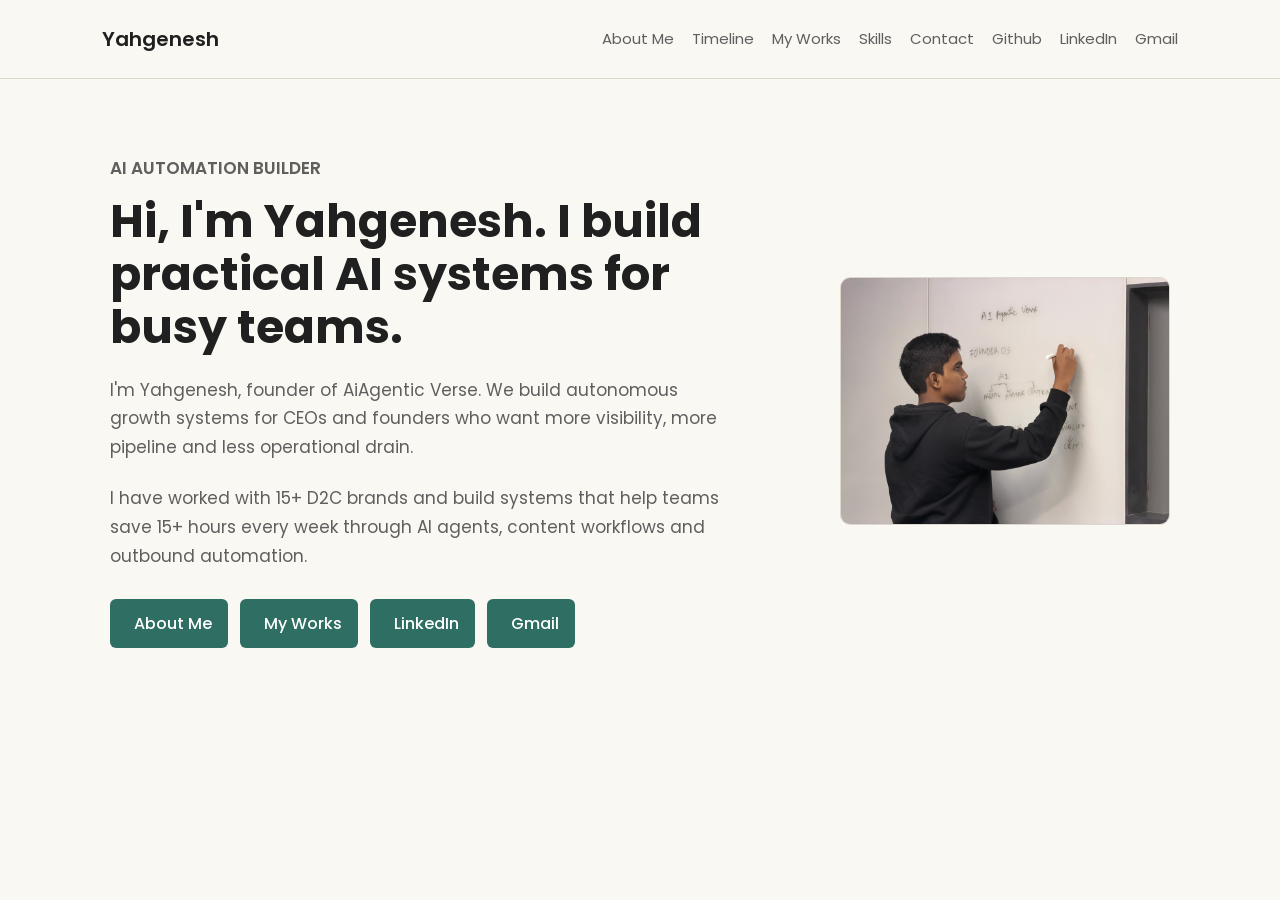
<file: Html-lec/index.html>
<!DOCTYPE html>
<html lang="en">

<head>
  <meta charset="UTF-8">
  <meta name="viewport" content="width=device-width, initial-scale=1.0">

  <link rel="preconnect" href="https://fonts.googleapis.com">
  <link rel="preconnect" href="https://fonts.gstatic.com" crossorigin>

  <link
    href="https://fonts.googleapis.com/css2?family=Poppins:wght@400;500;600&amp;display=swap"
    rel="stylesheet">

 
  <link rel="stylesheet" href="styles.css">

  <title>Yahgenesh | Portfolio</title>
</head>

<body>
  <nav>
    <div class="myNameBox">
      <a href="index.html">Yahgenesh</a>
    </div>

    <div class="menuStuff">
      <a href="about.html">
        <span>About Me</span>
      </a>

      <a href="about.html#my-business-story">
        <span>Timeline</span>
      </a>

      <a href="works.html">
        <span>My Works</span>
      </a>

      <a href="skills.html">
        <span>Skills</span>
      </a>

      <a href="contact.html">
        <span>Contact</span>
      </a>

      <a href="https://github.com/superhydra221" target="_blank" rel="noopener">
        <i class="fa-brands fa-github"></i>
        <span>Github</span>
      </a>

      <a href="https://www.linkedin.com/in/yahgeneshgaddi/" target="_blank" rel="noopener">
        <i class="fa-brands fa-linkedin"></i>
        <span>LinkedIn</span>
      </a>

      <a href="mailto:yahgenesh.aiagenticverse@gmail.com">
        <i class="fa-solid fa-envelope"></i>
        <span>Gmail</span>
      </a>
    </div>
  </nav>

  <main>
    <section class="heroArea1">
      <div class="introWords">
        <p class="miniTitle">AI automation builder</p>

        <h1>Hi, I'm Yahgenesh. I build practical AI systems for busy teams.</h1>

        <p>
          I'm Yahgenesh, founder of AiAgentic Verse. We build autonomous
          growth systems for CEOs and founders who want more visibility,
          more pipeline and less operational drain.
        </p>

        <p>
          I have worked with 15+ D2C brands and build systems that help
          teams save 15+ hours every week through AI agents, content
          workflows and outbound automation.
        </p>

        <div class="clickBtns">
          <a href="about.html">
            <i class="fa-solid fa-user"></i>
            <span>About Me</span>
          </a>

          <a href="works.html">
            <i class="fa-solid fa-code"></i>
            <span>My Works</span>
          </a>

          <a href="https://www.linkedin.com/in/yahgeneshgaddi/" target="_blank" rel="noopener">
            <i class="fa-brands fa-linkedin"></i>
            <span>LinkedIn</span>
          </a>

          <a href="mailto:yahgenesh.aiagenticverse@gmail.com">
            <i class="fa-solid fa-envelope"></i>
            <span>Gmail</span>
          </a>
        </div>
      </div>

      <div class="profilePicBox">
        <img
          src="images/hero-headshot.webp"
          alt="Yahgenesh">
      </div>
    </section>
  </main>
</body>

</html>
</file>
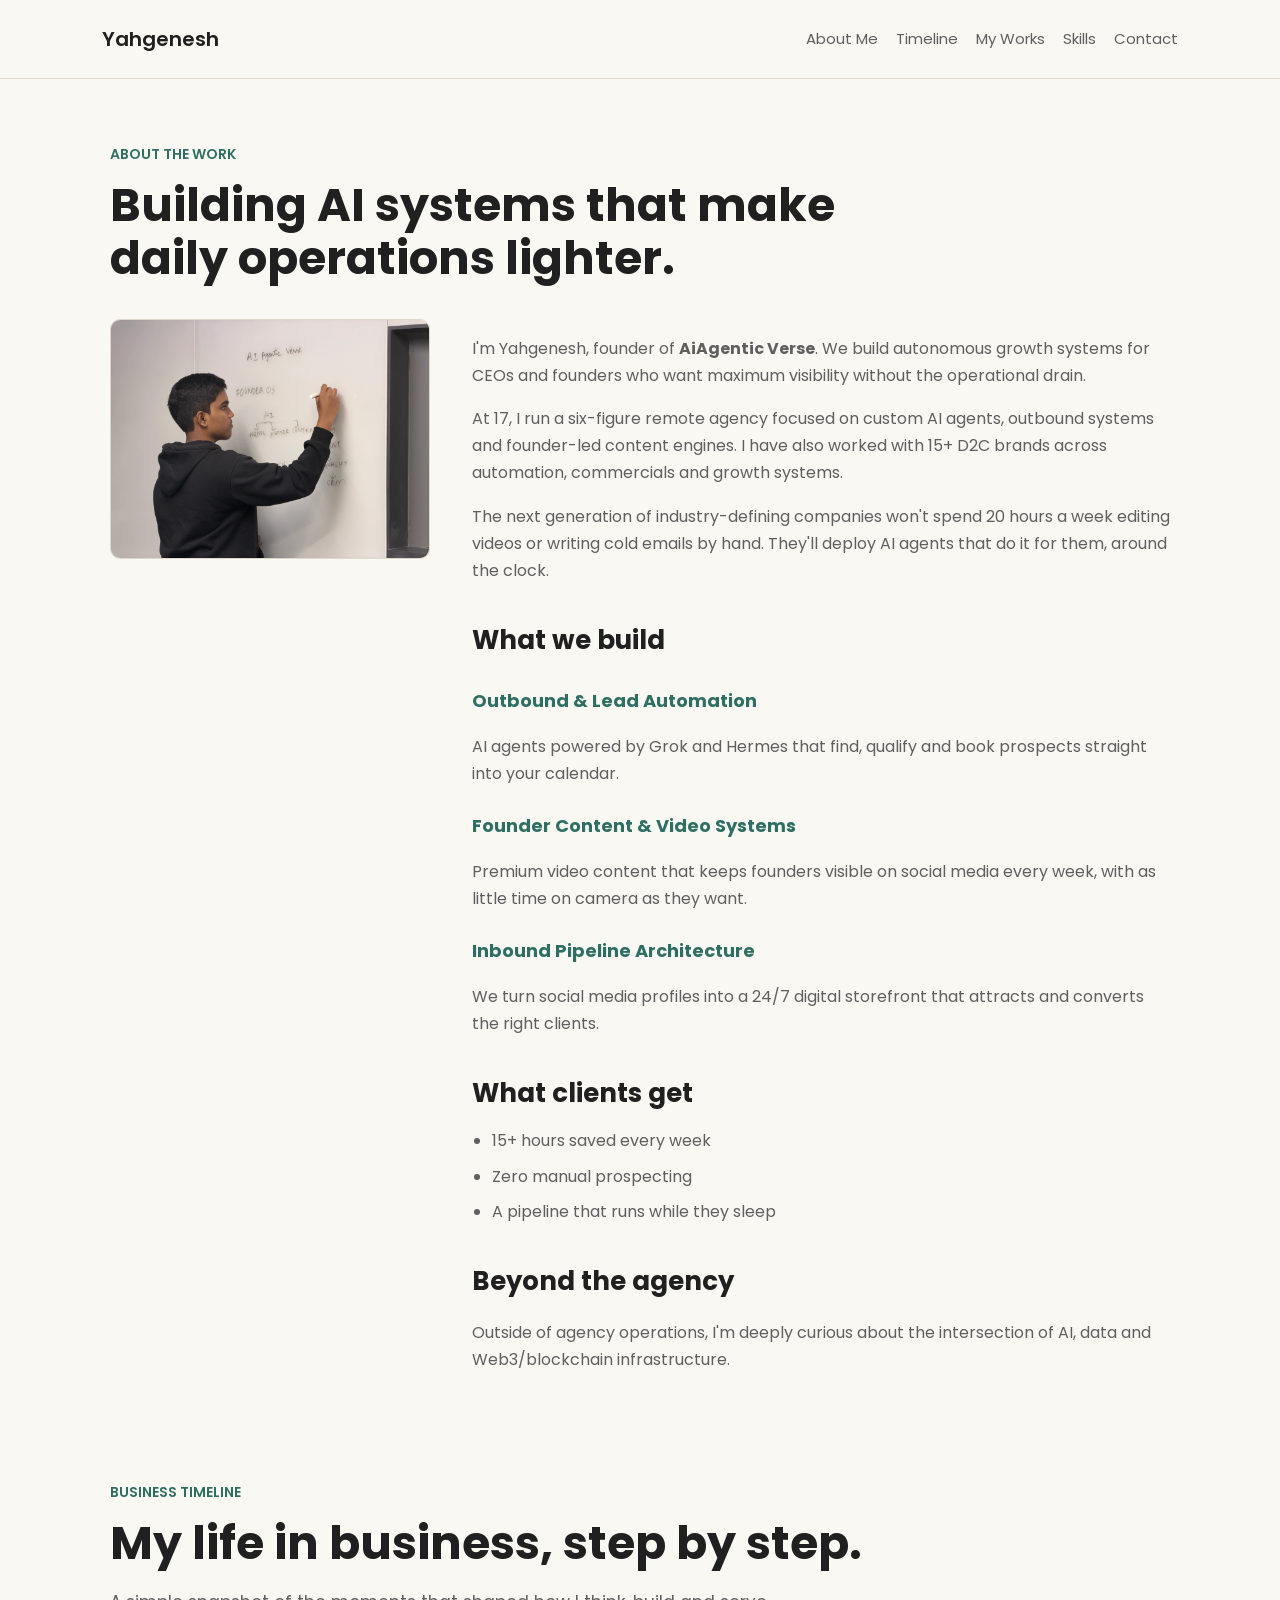
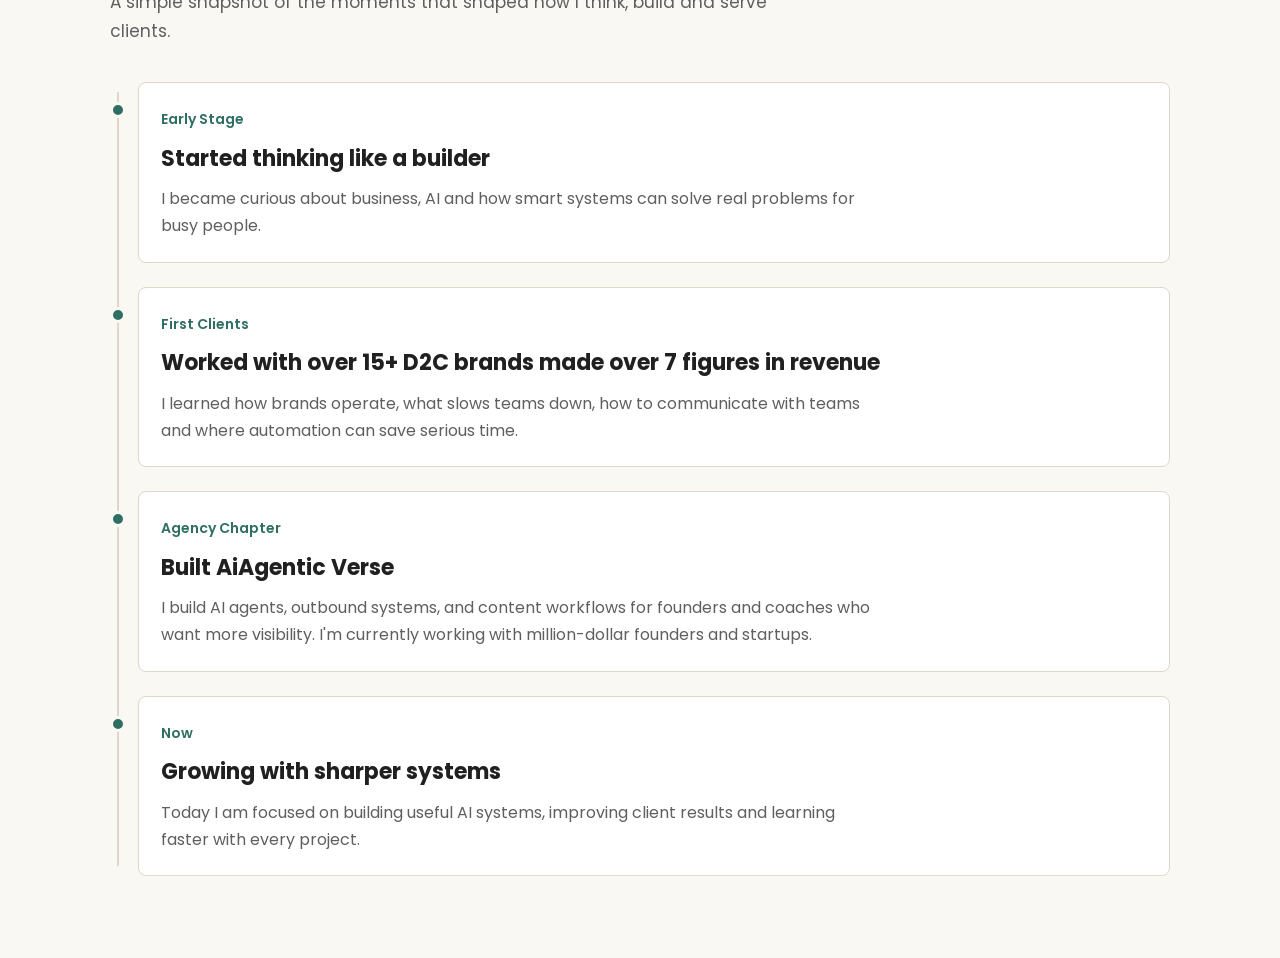
<file: Html-lec/about.html>
<!DOCTYPE html>
<html lang="en">

<head>
  <meta charset="UTF-8">
  <meta name="viewport" content="width=device-width, initial-scale=1.0">

  <link rel="preconnect" href="https://fonts.googleapis.com">
  <link rel="preconnect" href="https://fonts.gstatic.com" crossorigin>

  <link
    href="https://fonts.googleapis.com/css2?family=Poppins:wght@400;500;600&amp;display=swap"
    rel="stylesheet">

  

  <link rel="stylesheet" href="styles.css">

  <title>About Me | Yahgenesh</title>
</head>

<body>
  <nav>
    <div class="myNameBox">
      <a href="index.html">Yahgenesh</a>
    </div>

    <div class="menuStuff">
      <a href="about.html">About Me</a>
      <a href="about.html#my-business-story">Timeline</a>
      <a href="works.html">My Works</a>
      <a href="skills.html">Skills</a>
      <a href="contact.html">Contact</a>
    </div>
  </nav>

  <main>
    <section class="bigPageBox aboutPage2">
      <p class="miniTitle">About the work</p>

      <h1>Building AI systems that make daily operations lighter.</h1>

      <div class="aboutGridThing">
        <div class="photoSide">
          <img
            src="images/hero-headshot.webp"
            alt="Yahgenesh">
        </div>

        <div class="aboutWordsBox">
          <p>
            I'm Yahgenesh, founder of <strong>AiAgentic Verse</strong>.
            We build autonomous growth systems for CEOs and founders
            who want maximum visibility without the operational drain.
          </p>

          <p>
            At 17, I run a six-figure remote agency focused on custom
            AI agents, outbound systems and founder-led content engines.
            I have also worked with 15+ D2C brands across automation,
            commercials and growth systems.
          </p>

          <p>
            The next generation of industry-defining companies won't spend
            20 hours a week editing videos or writing cold emails by hand.
            They'll deploy AI agents that do it for them, around the clock.
          </p>

          <h2>What we build</h2>

          <h3>Outbound & Lead Automation</h3>

          <p>
            AI agents powered by Grok and Hermes that find, qualify
            and book prospects straight into your calendar.
          </p>

          <h3>Founder Content & Video Systems</h3>

          <p>
            Premium video content that keeps founders visible on social
            media every week, with as little time on camera as they want.
          </p>

          <h3>Inbound Pipeline Architecture</h3>

          <p>
            We turn social media profiles into a 24/7 digital storefront
            that attracts and converts the right clients.
          </p>

          <h2>What clients get</h2>

          <ul class="normalListItems">
            <li>15+ hours saved every week</li>
            <li>Zero manual prospecting</li>
            <li>A pipeline that runs while they sleep</li>
          </ul>

          <h2>Beyond the agency</h2>

          <p>
            Outside of agency operations, I'm deeply curious about
            the intersection of AI, data and Web3/blockchain
            infrastructure.
          </p>
        </div>
      </div>
    </section>

 <section id="my-business-story"   class="bigPageBox storyTimeBox">
       <p class="miniTitle">Business timeline</p>
  <h1>My life in business, step by step.</h1>

      <p class="smallIntroText">A simple snapshot of the moments that shaped how I think,
      build and serve clients.</p>

    <div class="myBizLine">
      <div class="timeBlockOne">
        <div class="smallRoundPoint"></div>
            <div class="timeTextCard">
          <span>Early Stage</span>
       <h2>Started thinking like a builder</h2>
          <p>I became curious about business, AI and how smart systems
          can solve real problems for busy people.</p>
            </div>
      </div>


       <div class="timeBlockOne">
      <div class="smallRoundPoint"></div>
          <div class="timeTextCard">
        <span>First Clients</span>
        <h2>Worked with over 15+ D2C brands made over 7 figures in revenue</h2>
            <p>I learned how brands operate, what slows teams down, how to communicate with teams
        and where automation can save serious time.</p>
          </div>
       </div>

    <div class="timeBlockOne">
         <div class="smallRoundPoint"></div>
      <div class="timeTextCard">
            <span>Agency Chapter</span>
        <h2>Built AiAgentic Verse</h2>
        <p>I build AI agents, outbound systems, and content workflows for founders and coaches who want more visibility. I'm currently working with million-dollar founders and startups.</p>
          </div>
    </div>

        <div class="timeBlockOne">
     <div class="smallRoundPoint"></div>
          <div class="timeTextCard">
       <span>Now</span>
             <h2>Growing with sharper systems</h2>
        <p>Today I am focused on building useful AI systems, improving
              client results and learning faster with every project.</p>
          </div>
        </div>
    </div>
    </section>
  </main>
</body>

</html>
</file>
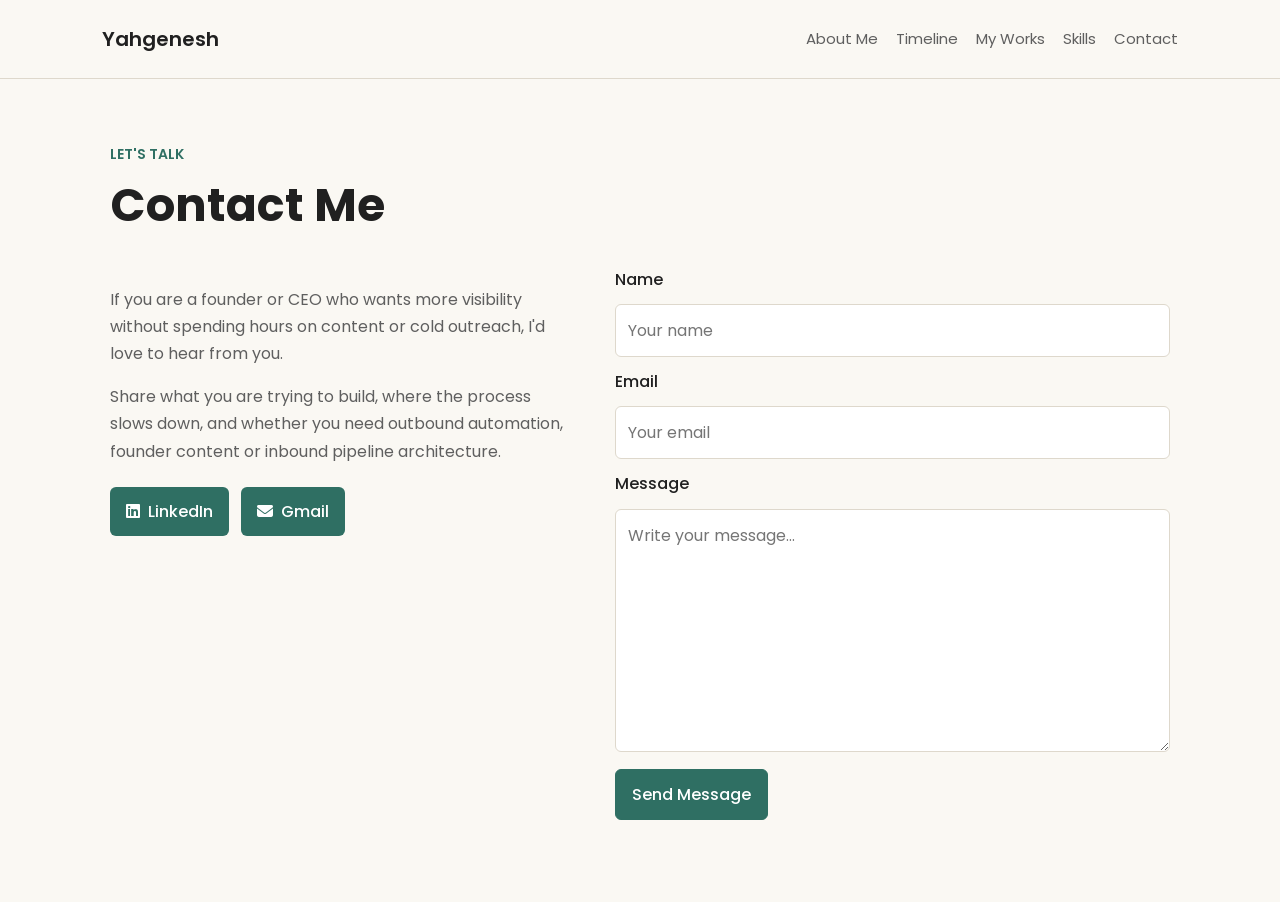
<file: Html-lec/contact.html>
<!DOCTYPE html>
<html lang="en">

<head>
  <meta charset="UTF-8">
  <meta name="viewport" content="width=device-width, initial-scale=1.0">

  <link
    href="https://fonts.googleapis.com/css2?family=Poppins:wght@400;500;600&amp;display=swap"
    rel="stylesheet">

  <link
    rel="stylesheet"
    href="https://cdnjs.cloudflare.com/ajax/libs/font-awesome/6.4.0/css/all.min.css">

  <link rel="stylesheet" href="styles.css">

  <title>Contact | Yahgenesh</title>
</head>

<body>
  <nav>
    <div class="myNameBox">
      <a href="index.html">Yahgenesh</a>
    </div>

    <div class="menuStuff">
      <a href="about.html">About Me</a>
      <a href="about.html#my-business-story">Timeline</a>
      <a href="works.html">My Works</a>
      <a href="skills.html">Skills</a>
      <a href="contact.html">Contact</a>
    </div>
  </nav>

  <main>
    <section class="bigPageBox contactPage2">
      <p class="miniTitle">Let's talk</p>

      <h1>Contact Me</h1>

      <div class="contactGridBox">
        <div class="contactWords">
          <p>
            If you are a founder or CEO who wants more visibility
            without spending hours on content or cold outreach,
            I'd love to hear from you.
          </p>

          <p>
            Share what you are trying to build, where the process
            slows down, and whether you need outbound automation,
            founder content or inbound pipeline architecture.
          </p>

          <div class="contactBtns">
            <a href="https://www.linkedin.com/in/yahgeneshgaddi/" target="_blank" rel="noopener">
              <i class="fa-brands fa-linkedin"></i>
              <span>LinkedIn</span>
            </a>

            <a href="mailto:yahgenesh.aiagenticverse@gmail.com">
              <i class="fa-solid fa-envelope"></i>
              <span>Gmail</span>
            </a>
          </div>
        </div>

        <form>
          <label for="name">Name</label>
          <input
            type="text"
            id="name"
            placeholder="Your name"
            required>

          <label for="email">Email</label>
          <input
            type="email"
            id="email"
            placeholder="Your email"
            required>

          <label for="message">Message</label>
          <textarea
            id="message"
            rows="8"
            placeholder="Write your message..."
            required></textarea>

          <button type="submit">Send Message</button>
        </form>
      </div>
    </section>
  </main>
</body>

</html>
</file>
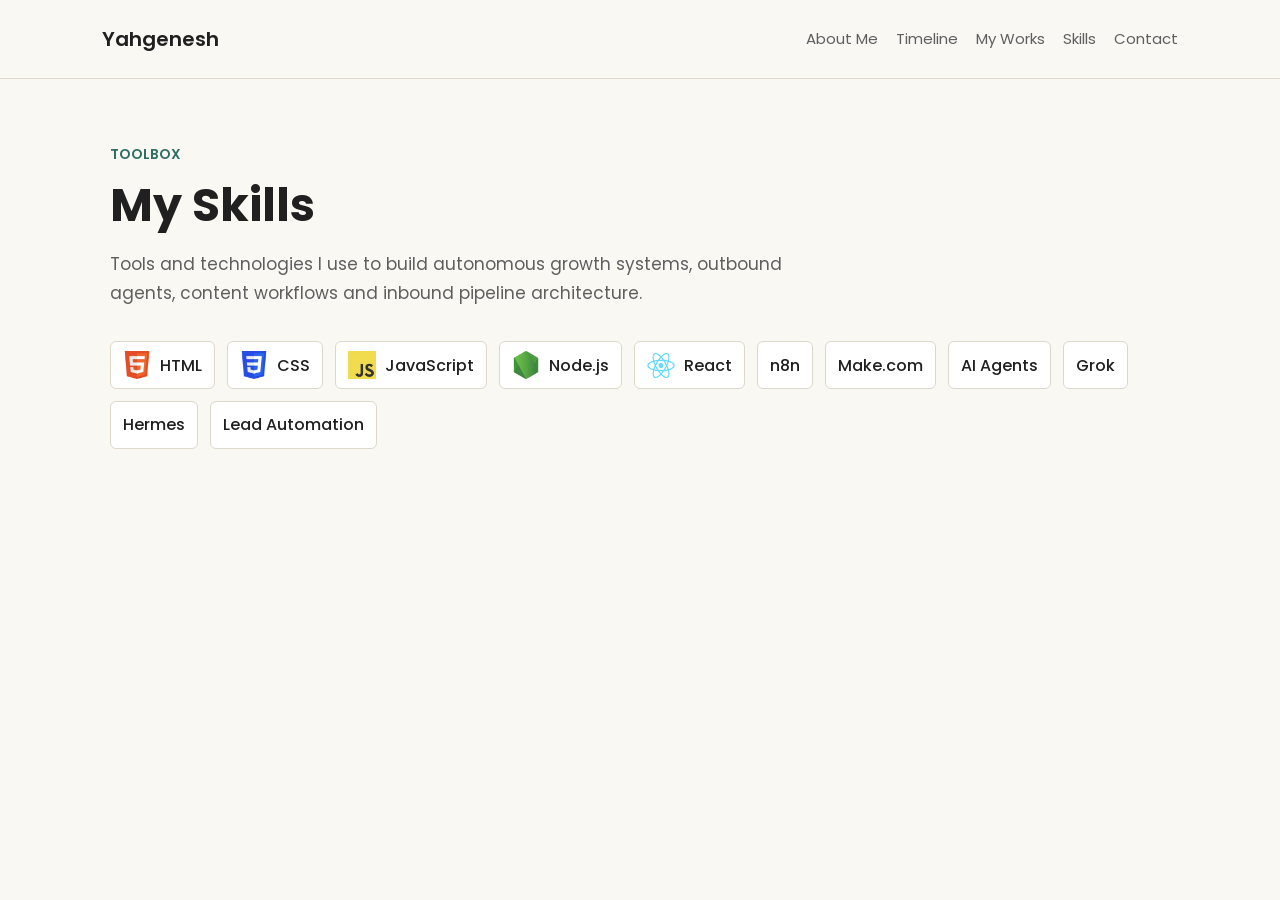
<file: Html-lec/skills.html>
<!DOCTYPE html>
<html lang="en">

<head>
  <meta charset="UTF-8">
  <meta name="viewport" content="width=device-width, initial-scale=1.0">

  <link
    href="https://fonts.googleapis.com/css2?family=Poppins:wght@400;500;600&amp;display=swap"
    rel="stylesheet">

  <link
    rel="stylesheet"
    href="https://cdnjs.cloudflare.com/ajax/libs/font-awesome/6.4.0/css/all.min.css">

  <link rel="stylesheet" href="styles.css">

  <title>Skills | Yahgenesh</title>
</head>

<body>
  <nav>
    <div class="myNameBox">
      <a href="index.html">Yahgenesh</a>
    </div>

    <div class="menuStuff">
      <a href="about.html">About Me</a>
      <a href="about.html#my-business-story">Timeline</a>
      <a href="works.html">My Works</a>
      <a href="skills.html">Skills</a>
      <a href="contact.html">Contact</a>
    </div>
  </nav>

  <main>
    <section class="bigPageBox">
      <p class="miniTitle">Toolbox</p>

      <h1>My Skills</h1>

      <p class="smallIntroText">
        Tools and technologies I use to build autonomous growth
        systems, outbound agents, content workflows and inbound
        pipeline architecture.
      </p>

      <div class="skillBoxes">
        <div class="skillOne">
          <img src="images/html-logo.webp" alt="HTML">
          <span>HTML</span>
        </div>

        <div class="skillOne">
          <img src="images/css-logo.webp" alt="CSS">
          <span>CSS</span>
        </div>

        <div class="skillOne">
          <img src="images/javascript-logo.webp" alt="JavaScript">
          <span>JavaScript</span>
        </div>

        <div class="skillOne">
          <img src="images/node-logo.webp" alt="Node.js">
          <span>Node.js</span>
        </div>

        <div class="skillOne">
          <img src="images/react-logo.webp" alt="React">
          <span>React</span>
        </div>

        <div class="skillOne">
          <span>n8n</span>
        </div>

        <div class="skillOne">
          <span>Make.com</span>
        </div>

        <div class="skillOne">
          <span>AI Agents</span>
        </div>

        <div class="skillOne">
          <span>Grok</span>
        </div>

        <div class="skillOne">
          <span>Hermes</span>
        </div>

        <div class="skillOne">
          <span>Lead Automation</span>
        </div>
      </div>
    </section>
  </main>
</body>

</html>
</file>
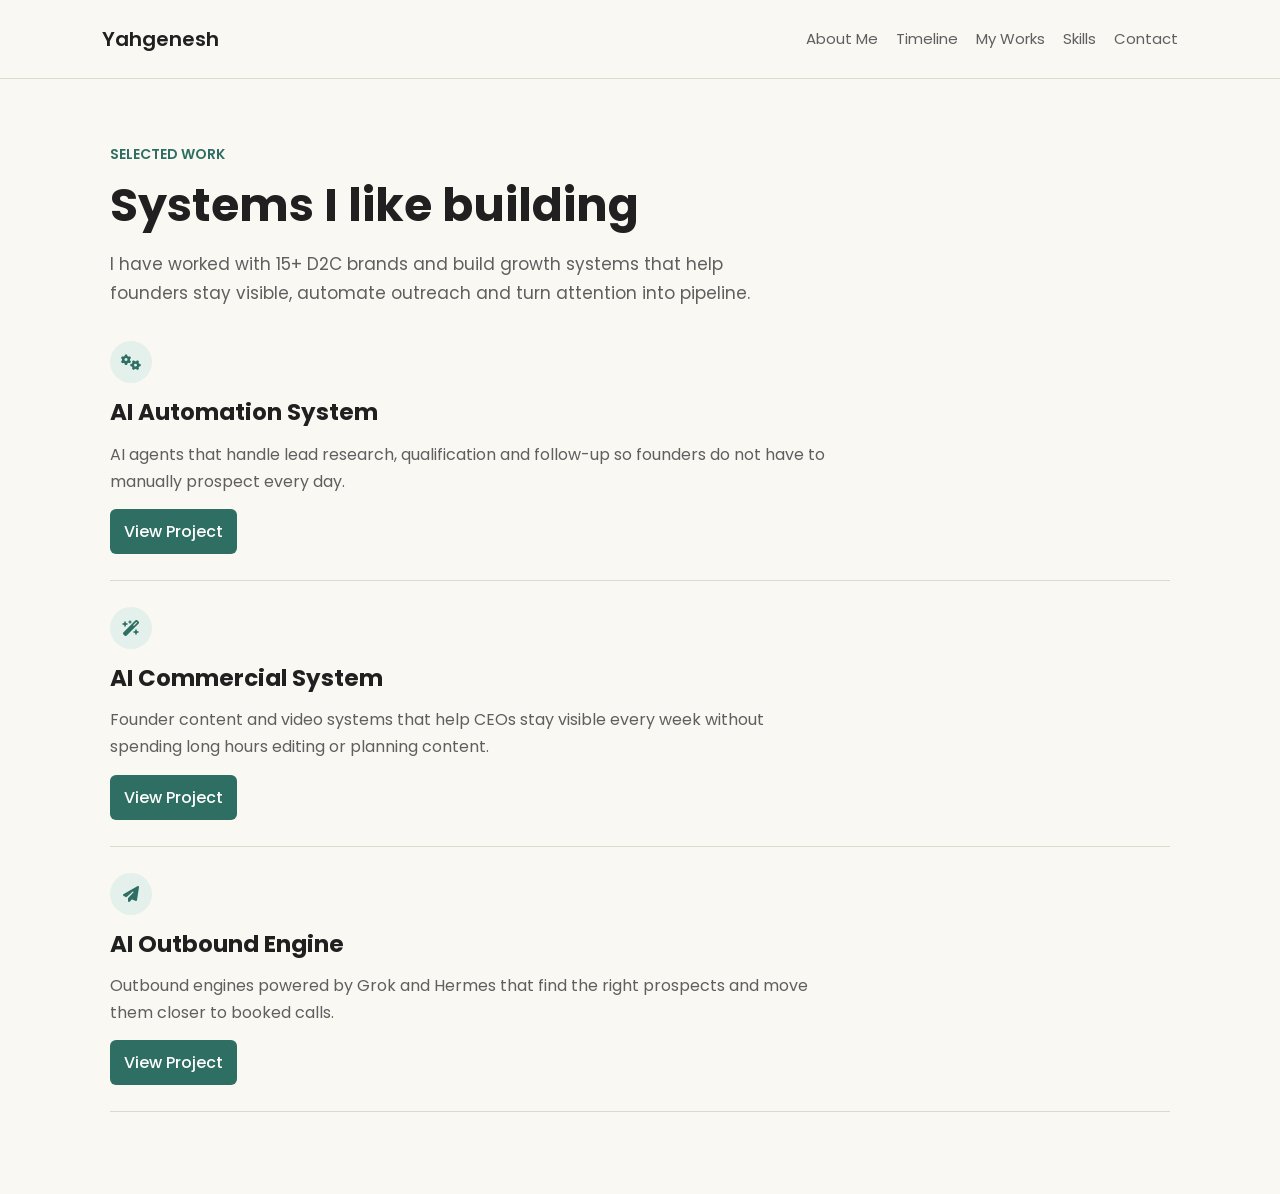
<file: Html-lec/works.html>
<!DOCTYPE html>
<html lang="en">

<head>
  <meta charset="UTF-8">
  <meta name="viewport" content="width=device-width, initial-scale=1.0">

  <link
    href="https://fonts.googleapis.com/css2?family=Poppins:wght@400;500;600&amp;display=swap"
    rel="stylesheet">

  <link
    rel="stylesheet"
    href="https://cdnjs.cloudflare.com/ajax/libs/font-awesome/6.4.0/css/all.min.css">

  <link rel="stylesheet" href="styles.css">

  <title>My Works | Yahgenesh</title>
</head>

<body>
  <nav>
    <div class="myNameBox">
      <a href="index.html">Yahgenesh</a>
    </div>

    <div class="menuStuff">
      <a href="about.html">About Me</a>
      <a href="about.html#my-business-story">Timeline</a>
      <a href="works.html">My Works</a>
      <a href="skills.html">Skills</a>
      <a href="contact.html">Contact</a>
    </div>
  </nav>

  <main>
    <section class="bigPageBox">
      <p class="miniTitle">Selected work</p>

      <h1>Systems I like building</h1>

      <p class="smallIntroText">
        I have worked with 15+ D2C brands and build growth systems
        that help founders stay visible, automate outreach and turn
        attention into pipeline.
      </p>

      <div class="workWrapBox">
        <div class="workOneBox">
          <div class="workIconCircle" aria-hidden="true">
            <i class="fa-solid fa-gears"></i>
          </div>

          <h2>AI Automation System</h2>

          <p>
            AI agents that handle lead research, qualification and
            follow-up so founders do not have to manually prospect
            every day.
          </p>

          <a href="https://aiagenticverse.com/work-in-motion">
            View Project
          </a>
        </div>

        <div class="workOneBox">
          <div class="workIconCircle" aria-hidden="true">
            <i class="fa-solid fa-wand-magic-sparkles"></i>
          </div>

          <h2>AI Commercial System</h2>

          <p>
            Founder content and video systems that help CEOs stay
            visible every week without spending long hours editing
            or planning content.
          </p>

          <a href="https://aiagenticverse.com/work-in-motion">
            View Project
          </a>
        </div>

        <div class="workOneBox">
          <div class="workIconCircle" aria-hidden="true">
            <i class="fa-solid fa-paper-plane"></i>
          </div>

          <h2>AI Outbound Engine</h2>

          <p>
            Outbound engines powered by Grok and Hermes that find
            the right prospects and move them closer to booked calls.
          </p>

          <a href="https://aiagenticverse.com/work-in-motion">
            View Project
          </a>
        </div>
      </div>
    </section>
  </main>
</body>

</html>
</file>
<file: Html-lec/styles.css>
* {
  box-sizing: border-box;
}

body {
  margin: 0;
  background-color: #faf8f3;
  color: #202020;
  font-family: "Poppins", Arial, sans-serif;
  line-height: 1.7;
}

a {
  color: #202020;
  text-decoration: none;
}

img {
  max-width: 100%;
}


nav {
  display: flex;
  align-items: center;
  justify-content: space-between;
  padding: 22px 8%;
  border-bottom: 1px solid #ded8cc;
}

nav .myNameBox a {
  font-size: 20px;
  font-weight: 600;
}

nav .menuStuff {
  display: flex;
  flex-wrap: wrap;
  gap: 18px;
  justify-content: flex-end;
}

nav .menuStuff a {
  color: #5f5f5f;
  font-size: 15px;
}

nav .menuStuff a:hover {
  color: #2f6f63;
}

main {
  width: 90%;
  max-width: 1060px;
  margin: 0 auto;
}


.heroArea1 {
  display: flex;
  align-items: center;
  justify-content: space-between;
  gap: 55px;
  padding: 75px 0;
}

.introWords {
  flex: 1;
}

.miniTitle {
  margin: 0 0 12px;
  color: #2f6f63;
  font-size: 14px;
  font-weight: 600;
  text-transform: uppercase;
}

h1 {
  max-width: 760px;
  margin: 0;
  font-size: 46px;
  line-height: 1.15;
}

.heroArea1 p,
.smallIntroText,
.aboutWordsBox p,
.workOneBox p,
.contactWords p {
  color: #5f5f5f;
}

.heroArea1 .introWords p {
  max-width: 620px;
  margin-top: 22px;
  font-size: 17px;
}

.heroArea1 .introWords .miniTitle {
  margin-top: 0;
}

.clickBtns {
  display: flex;
  flex-wrap: wrap;
  gap: 12px;
  margin-top: 28px;
}

.clickBtns a {
  display: inline-flex;
  align-items: center;
  gap: 8px;
  padding: 11px 16px;
  background-color: #2f6f63;
  color: white;
  border-radius: 6px;
  font-weight: 500;
}

.clickBtns a:hover {
  background-color: #25594f;
}

.profilePicBox {
  width: 330px;
  flex-shrink: 0;
}

.profilePicBox img {
  display: block;
  width: 100%;
  border: 1px solid #ded8cc;
  border-radius: 10px;
}


.bigPageBox {
  padding: 64px 0 82px;
}

.smallIntroText {
  max-width: 680px;
  margin: 18px 0 34px;
  font-size: 17px;
}


.aboutGridThing {
  display: grid;
  grid-template-columns: 320px 1fr;
  gap: 42px;
  margin-top: 34px;
}

.photoSide img {
  display: block;
  width: 100%;
  border: 1px solid #ded8cc;
  border-radius: 10px;
}

.aboutWordsBox h2 {
  margin: 34px 0 10px;
  font-size: 26px;
}

.aboutWordsBox h3 {
  margin: 24px 0 6px;
  color: #2f6f63;
  font-size: 18px;
}

.normalListItems {
  margin: 12px 0 0;
  padding-left: 20px;
  color: #5f5f5f;
}

.normalListItems li {
  margin-bottom: 8px;
}


.storyTimeBox{
 padding-top:10px;
}

.myBizLine{
 position:relative;
   display:grid;
 gap:24px;
    margin-top:36px;
 padding-left:28px;
}

.myBizLine::before{
 content:"";
 position:absolute;
    top:10px;
 bottom:10px;
 left:7px;
    width:2px;
 background-color:#ded8cc;
}

.timeBlockOne{
  position:relative;
}

.smallRoundPoint{
 position:absolute;
   top:20px;
 left:-28px;
   width:16px;
 height:16px;
 border:3px solid #faf8f3;
 border-radius:50%;
   background-color:#2f6f63;
}

.timeTextCard{
 padding:22px;
  background-color:white;
     border:1px solid #ded8cc;
 border-radius:8px;
}

.timeTextCard span{
 display:inline-block;
 margin-bottom:8px;
   color:#2f6f63;
 font-size:14px;
 font-weight:600;
}

.timeTextCard h2{
  margin:0 0 8px;
 font-size:22px;
}

.timeTextCard p{
 max-width:720px;
   margin:0;
 color:#5f5f5f;
}


.workWrapBox {
  display: grid;
  gap: 26px;
}

.workOneBox {
  padding-bottom: 26px;
  border-bottom: 1px solid #ded8cc;
}

.workIconCircle {
  display: inline-flex;
  align-items: center;
  justify-content: center;
  width: 42px;
  height: 42px;
  margin-bottom: 10px;
  background-color: #e4f0ec;
  color: #2f6f63;
  border-radius: 50%;
}

.workOneBox h2 {
  margin: 0 0 8px;
  font-size: 23px;
}

.workOneBox p {
  max-width: 720px;
  margin: 0 0 14px;
}

.workOneBox a {
  display: inline-block;
  padding: 9px 14px;
  background-color: #2f6f63;
  color: white;
  border-radius: 6px;
  font-weight: 500;
}

.workOneBox a:hover {
  background-color: #25594f;
}


.skillBoxes {
  display: flex;
  flex-wrap: wrap;
  gap: 12px;
  margin-top: 30px;
}

.skillOne {
  display: flex;
  align-items: center;
  gap: 9px;
  padding: 9px 12px;
  background-color: white;
  border: 1px solid #ded8cc;
  border-radius: 6px;
  font-weight: 500;
}

.skillOne img {
  width: 28px;
  height: 28px;
  object-fit: contain;
}


.contactGridBox {
  display: grid;
  grid-template-columns: 1fr 1.2fr;
  gap: 42px;
  margin-top: 34px;
}

.contactWords {
  padding-top: 4px;
}

.contactBtns {
  display: flex;
  flex-wrap: wrap;
  gap: 12px;
  margin-top: 22px;
}

.contactBtns a {
  display: inline-flex;
  align-items: center;
  gap: 8px;
  padding: 11px 16px;
  background-color: #2f6f63;
  color: white;
  border-radius: 6px;
  font-weight: 500;
}

.contactBtns a:hover {
  background-color: #25594f;
}

form {
  display: grid;
  gap: 11px;
}

label {
  font-weight: 500;
}

input,
textarea {
  width: 100%;
  padding: 12px;
  background-color: white;
  color: #202020;
  border: 1px solid #ded8cc;
  border-radius: 6px;
  font: inherit;
}

input:focus,
textarea:focus {
  outline: 2px solid #e4f0ec;
  border-color: #2f6f63;
}

textarea {
  resize: vertical;
}

button {
  width: fit-content;
  margin-top: 6px;
  padding: 11px 16px;
  background-color: #2f6f63;
  color: white;
  border: 1px solid #2f6f63;
  border-radius: 6px;
  font: inherit;
  font-weight: 500;
  cursor: pointer;
}

button:hover {
  background-color: #25594f;
}


@media (max-width: 800px) {
  nav {
    align-items: flex-start;
    flex-direction: column;
  }

  nav .menuStuff {
    justify-content: flex-start;
  }

  .heroArea1 {
    align-items: flex-start;
    flex-direction: column;
    gap: 32px;
    padding: 48px 0 60px;
  }

  h1 {
    font-size: 34px;
  }

  .profilePicBox {
    width: 100%;
    max-width: 330px;
  }

  .aboutGridThing,
  .contactGridBox {
    grid-template-columns: 1fr;
  }

  .myBizLine{
    padding-left:24px;
  }
}

@media (max-width: 520px) {
  nav {
    padding: 18px 5%;
  }

  nav .menuStuff {
    gap: 12px;
  }

  .clickBtns,
  .clickBtns a,
  .contactBtns,
  .contactBtns a,
  button {
    width: 100%;
  }
}
</file>
